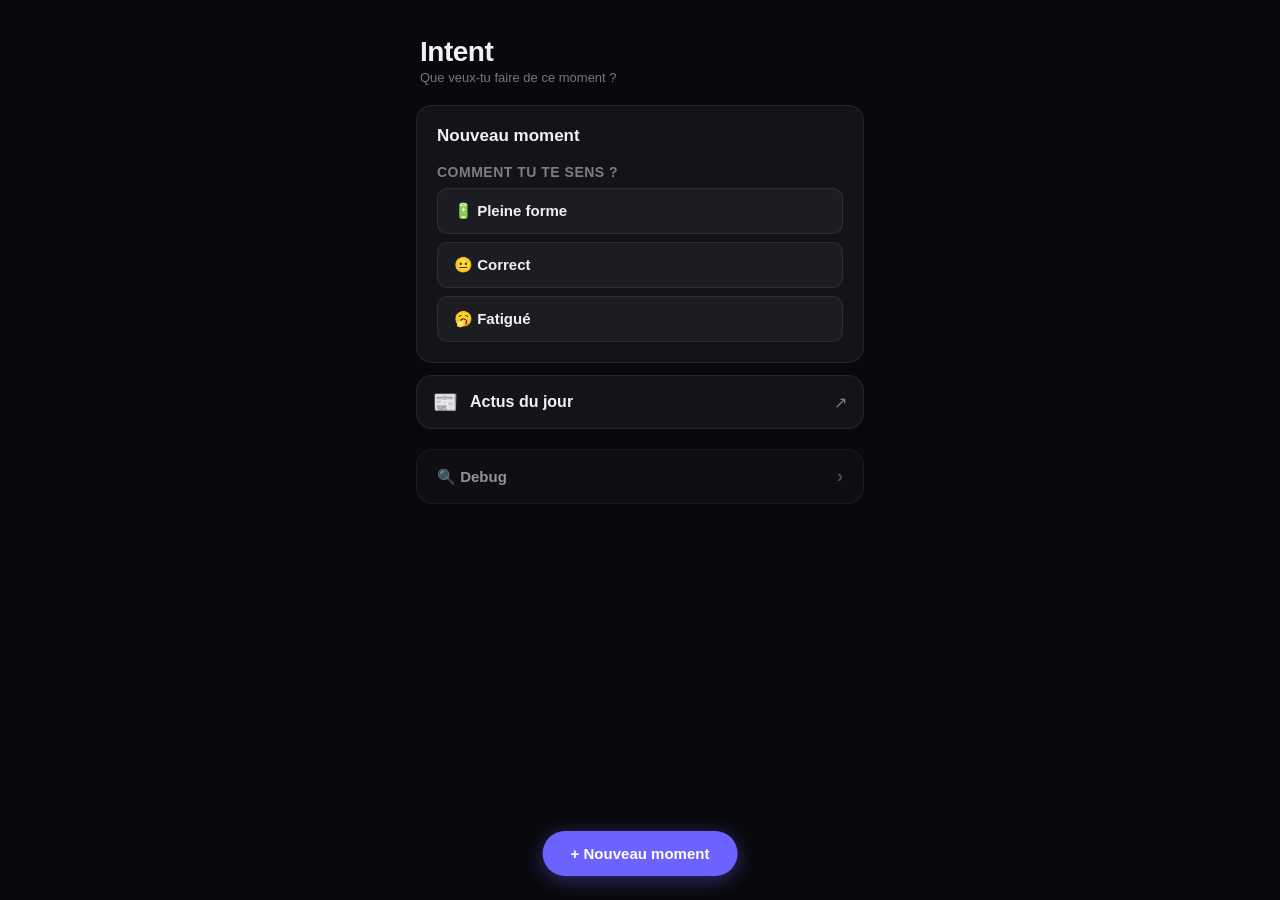
<file: index.html>
<!doctype html>
<html lang="fr">
<head>
  <meta charset="utf-8" />
  <meta name="viewport" content="width=device-width, initial-scale=1" />
  <title>Intent V2</title>
  <link rel="stylesheet" href="style.css" />
  <meta name="apple-mobile-web-app-capable" content="yes" />
  <meta name="apple-mobile-web-app-status-bar-style" content="black-translucent" />
  <meta name="apple-mobile-web-app-title" content="Intent" />
  <meta name="theme-color" content="#08090c" />
</head>
<body>
  <main class="container">

    <header class="brand">
      <h1>Intent</h1>
      <div class="tagline">Que veux-tu faire de ce moment ?</div>
    </header>

    <!-- ÉCRAN 1 — Moment en cours -->
    <section id="screenActive" class="screen hidden">
      <div class="card activeCard">
        <div id="activePath" class="activePath"></div>
        <div id="activeDesc" class="activeDesc"></div>
        <div id="activeTimer" class="activeTimer"></div>
        <button id="btnSwitch" class="btnSecondary">↩ Changer de moment</button>
      </div>
      <div id="feedbackBlock" class="card hidden">
        <p class="feedbackTitle">Comment s'est passée la séance ?</p>
        <div class="feedbackBtns">
          <button class="btnFeedback" data-feedback="easy">Trop facile</button>
          <button class="btnFeedback" data-feedback="good">Bien 👌</button>
          <button class="btnFeedback" data-feedback="hard">Trop dur</button>
        </div>
      </div>
    </section>

    <!-- ÉCRAN 2 — Check-in -->
    <section id="screenCheckin" class="screen hidden">
      <div class="card">
        <h2>Nouveau moment</h2>
        <div class="checkinStep" id="stepEnergy">
          <p class="checkinQ">Comment tu te sens ?</p>
          <div class="checkinBtns">
            <button class="btnCheckin" data-group="energy" data-value="high">🔋 Pleine forme</button>
            <button class="btnCheckin" data-group="energy" data-value="medium">😐 Correct</button>
            <button class="btnCheckin" data-group="energy" data-value="low">🥱 Fatigué</button>
          </div>
        </div>
        <div class="checkinStep hidden" id="stepTime">
          <p class="checkinQ">Combien de temps tu as ?</p>
          <div class="checkinBtns">
            <button class="btnCheckin" data-group="time" data-value="10">⚡ 10-15 min</button>
            <button class="btnCheckin" data-group="time" data-value="30">🕐 30 min</button>
            <button class="btnCheckin" data-group="time" data-value="60">🕑 1h+</button>
          </div>
        </div>
        <div class="checkinStep hidden" id="stepMood">
          <p class="checkinQ">Qu'est-ce qui t'attire ?</p>
          <div class="checkinBtns">
            <button class="btnCheckin" data-group="mood" data-value="move">💪 Bouger</button>
            <button class="btnCheckin" data-group="mood" data-value="relax">🧘 Me détendre</button>
            <button class="btnCheckin" data-group="mood" data-value="inspire">✨ Surprise</button>
            <button class="btnCheckin" data-group="mood" data-value="social">📱 Réseaux</button>
          </div>
        </div>
      </div>
      <!-- Lien actus -->
      <a href="news.html" class="newsCard">
        <span class="newsCardIcon">📰</span>
        <span class="newsCardLabel">Actus du jour</span>
        <span class="newsCardArrow">↗</span>
      </a>
    </section>

    <!-- ÉCRAN 3 — Propositions -->
    <section id="screenPropose" class="screen hidden">
      <div class="card">
        <h2>Je te propose</h2>
        <div id="proposals" class="proposals"></div>
        <button id="btnRedo" class="btnSecondary" style="margin-top:12px;">↩ Recommencer</button>
      </div>
      <!-- Lien actus -->
      <a href="news.html" class="newsCard">
        <span class="newsCardIcon">📰</span>
        <span class="newsCardLabel">Actus du jour</span>
        <span class="newsCardArrow">↗</span>
      </a>

      <!-- Réseaux sociaux en accordéon -->
      <details class="accordion">
        <summary>📱 Accès direct aux apps</summary>
        <div class="accordion__content">
          <button class="btnApp" data-app="instagram">📸 Instagram</button>
          <button class="btnApp" data-app="x">🐦 X</button>
          <button class="btnApp" data-app="facebook">👤 Facebook</button>
          <button class="btnApp" data-app="youtube">🎬 YouTube</button>
        </div>
      </details>
    </section>

    <!-- ÉCRAN 4 — Session sociale -->
    <section id="screenSocial" class="screen hidden">
      <div class="card">
        <h2 id="socialTitle">Session réseaux</h2>
        <div id="socialDesc" class="activeDesc"></div>
        <button id="btnSocialStop" class="btnDanger">⏹ Terminer</button>
        <button id="btnSocialSwitch" class="btnSecondary">↩ Changer</button>
      </div>
    </section>

    <!-- BOUTON FLOTTANT -->
    <button id="btnNewMoment" class="btnFloat">+ Nouveau moment</button>

    <!-- DEBUG -->
    <details class="accordion debugAccordion">
      <summary>🔍 Debug</summary>
      <div class="accordion__content">
        <pre id="debugOutput" class="debugOutput"></pre>
        <button id="btnDebugRefresh">Rafraîchir</button>
        <button id="btnResetAll" class="btnDanger">💣 Reset complet</button>
      </div>
    </details>

  </main>

  <script src="storage.js"></script>
  <script src="profile.js"></script>
  <script src="context.js"></script>
  <script src="assistant.js"></script>
  <script src="main.js"></script>
</body>
</html>
</file>
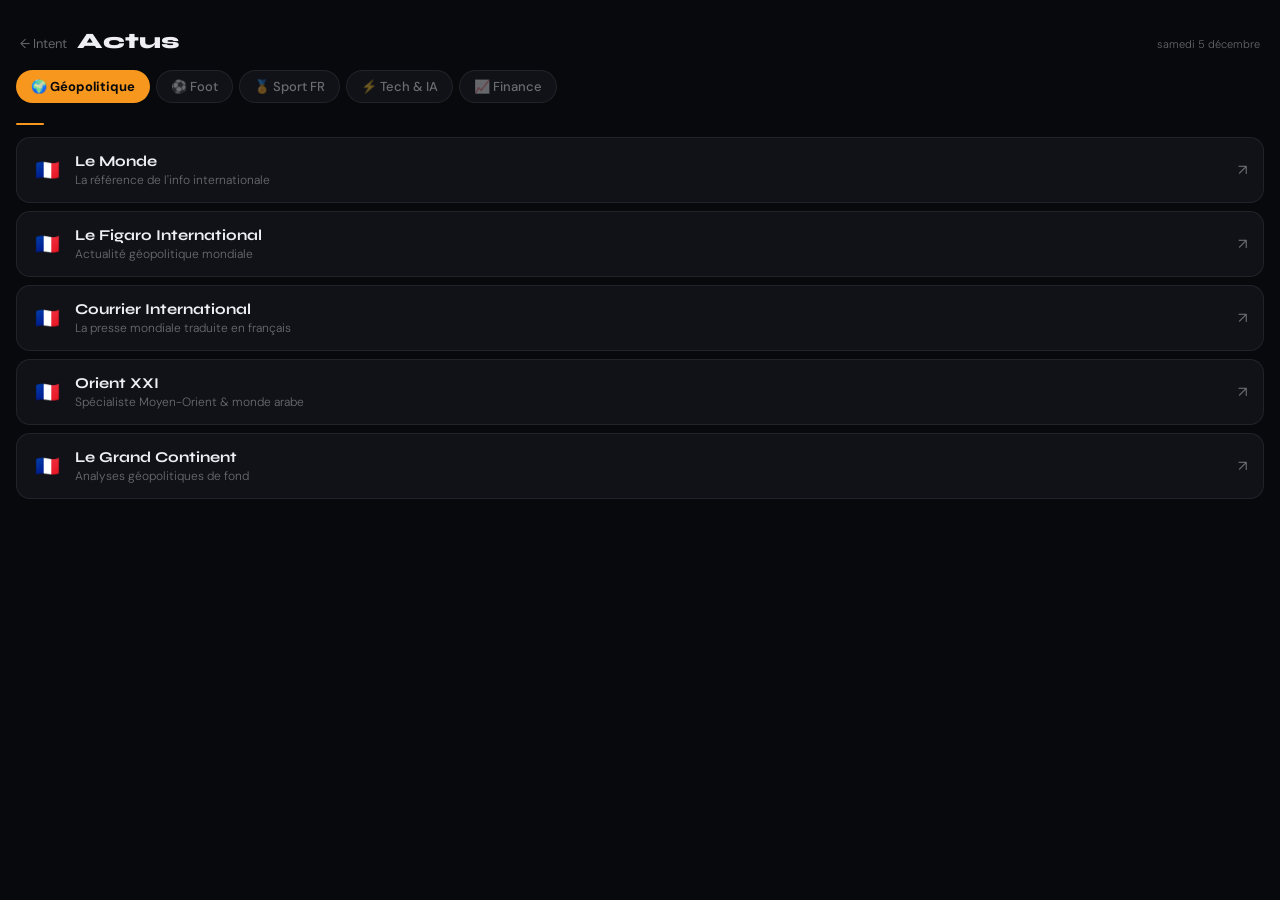
<file: news.html>
<!doctype html>
<html lang="fr">
<head>
  <meta charset="utf-8" />
  <meta name="viewport" content="width=device-width, initial-scale=1" />
  <title>Intent — Actus</title>
  <style>
    @import url('https://fonts.googleapis.com/css2?family=Syne:wght@700;800&family=DM+Sans:wght@300;400;500&display=swap');
    :root {
      --bg:#08090c;--surface:#111218;--border:rgba(255,255,255,0.07);
      --text:#eeeef3;--muted:rgba(255,255,255,0.38);
      --geo:#f7971e;--foot:#43e97b;--sport:#f953c6;--tech:#4facfe;--finance:#a78bfa;
    }
    *{box-sizing:border-box;margin:0;padding:0;}
    body{background:var(--bg);color:var(--text);font-family:'DM Sans',sans-serif;min-height:100vh;padding-bottom:48px;}
    header{padding:28px 20px 16px;display:flex;align-items:baseline;gap:10px;}
    header h1{font-family:'Syne',sans-serif;font-weight:800;font-size:22px;}
    .headerBack{font-size:13px;color:var(--muted);text-decoration:none;}
    .headerDate{margin-left:auto;font-size:11px;color:var(--muted);font-weight:300;}
    .tabs{display:flex;gap:6px;padding:0 16px 20px;overflow-x:auto;scrollbar-width:none;}
    .tabs::-webkit-scrollbar{display:none;}
    .tab{flex-shrink:0;padding:7px 14px;border-radius:999px;border:1px solid var(--border);background:var(--surface);color:var(--muted);font-size:13px;font-weight:500;cursor:pointer;font-family:'DM Sans',sans-serif;transition:all 0.15s;white-space:nowrap;}
    .tab.active{color:var(--bg);border-color:transparent;font-weight:700;}
    .tab[data-cat="geo"].active    {background:var(--geo);}
    .tab[data-cat="foot"].active   {background:var(--foot);}
    .tab[data-cat="sport"].active  {background:var(--sport);}
    .tab[data-cat="tech"].active   {background:var(--tech);}
    .tab[data-cat="finance"].active{background:var(--finance);}
    .panels{padding:0 16px;display:flex;flex-direction:column;gap:8px;}
    .panel{display:none;flex-direction:column;gap:8px;}
    .panel.active{display:flex;}
    .accentBar{height:2px;width:28px;margin-bottom:4px;border-radius:1px;}
    .accentBar[data-cat="geo"]    {background:var(--geo);}
    .accentBar[data-cat="foot"]   {background:var(--foot);}
    .accentBar[data-cat="sport"]  {background:var(--sport);}
    .accentBar[data-cat="tech"]   {background:var(--tech);}
    .accentBar[data-cat="finance"]{background:var(--finance);}
    .siteLink{
      display:flex;align-items:center;gap:14px;
      padding:14px 16px;
      background:var(--surface);border:1px solid var(--border);
      border-radius:14px;text-decoration:none;color:inherit;
      -webkit-tap-highlight-color:transparent;transition:background 0.12s;
    }
    .siteLink:active{background:rgba(255,255,255,0.08);}
    .siteFlag{font-size:20px;width:28px;text-align:center;flex-shrink:0;}
    .siteBody{flex:1;display:flex;flex-direction:column;gap:2px;}
    .siteName{font-family:'Syne',sans-serif;font-size:15px;font-weight:700;}
    .siteDesc{font-size:12px;color:var(--muted);font-weight:300;}
    .siteArrow{font-size:15px;color:var(--muted);}
  </style>
</head>
<body>
  <header>
    <a href="index.html" class="headerBack">← Intent</a>
    <h1>Actus</h1>
    <span class="headerDate" id="headerDate"></span>
  </header>
  <div class="tabs" id="tabs"></div>
  <div class="panels" id="panels"></div>
  <script>
  const CATEGORIES = [
    { id:"geo", label:"🌍 Géopolitique", sites:[
      { flag:"🇫🇷", name:"Le Monde",            desc:"La référence de l'info internationale",  url:"https://www.lemonde.fr/international" },
      { flag:"🇫🇷", name:"Le Figaro International", desc:"Actualité géopolitique mondiale",    url:"https://www.lefigaro.fr/international" },
      { flag:"🇫🇷", name:"Courrier International", desc:"La presse mondiale traduite en français", url:"https://www.courrierinternational.com" },
      { flag:"🇫🇷", name:"Orient XXI",          desc:"Spécialiste Moyen-Orient & monde arabe", url:"https://orientxxi.info" },
      { flag:"🇫🇷", name:"Le Grand Continent",  desc:"Analyses géopolitiques de fond",         url:"https://legrandcontinent.eu/fr" }
    ]},
    { id:"foot", label:"⚽ Foot", sites:[
      { flag:"🇫🇷", name:"L'Équipe",            desc:"Résultats, transferts, toute l'actu foot", url:"https://www.lequipe.fr/Football" },
      { flag:"🇫🇷", name:"RMC Sport",           desc:"Foot en direct, mercato, interviews",    url:"https://rmcsport.bfmtv.com/football" },
      { flag:"🇫🇷", name:"Foot Mercato",        desc:"Spécialiste transferts & mercato",       url:"https://www.footmercato.net" },
      { flag:"🇫🇷", name:"So Foot",             desc:"Foot culture, longues lectures",         url:"https://www.sofoot.com" },
      { flag:"🌍", name:"Transfermarkt",        desc:"Valeurs marchandes & transferts (EN/FR)", url:"https://www.transfermarkt.fr" }
    ]},
    { id:"sport", label:"🏅 Sport FR", sites:[
      { flag:"🇫🇷", name:"L'Équipe",            desc:"Tous les sports, résultats en direct",   url:"https://www.lequipe.fr" },
      { flag:"🇫🇷", name:"Eurosport",           desc:"Sport en direct & replay",               url:"https://www.eurosport.fr" },
      { flag:"🇫🇷", name:"RMC Sport",           desc:"Actu sport, résultats, analyses",        url:"https://rmcsport.bfmtv.com" },
      { flag:"🇫🇷", name:"Le 10 Sport",         desc:"Sport FR, mercato, exclus",              url:"https://le10sport.com" },
      { flag:"🇫🇷", name:"France TV Sport",     desc:"JO, sport amateur & professionnel",      url:"https://sport.france.tv" }
    ]},
    { id:"tech", label:"⚡ Tech & IA", sites:[
      { flag:"🇫🇷", name:"01net",               desc:"High-tech, tests produits, actu numérique", url:"https://www.01net.com" },
      { flag:"🇫🇷", name:"Numerama",            desc:"Tech, IA & société numérique",           url:"https://www.numerama.com" },
      { flag:"🇫🇷", name:"Frandroid",           desc:"Android, smartphones, tech",             url:"https://www.frandroid.com" },
      { flag:"🇫🇷", name:"Next.ink",            desc:"Journalisme tech indépendant & de fond", url:"https://next.ink" },
      { flag:"🌍", name:"The Verge",            desc:"Référence mondiale tech & IA (EN)",      url:"https://www.theverge.com" }
    ]},
    { id:"finance", label:"📈 Finance", sites:[
      { flag:"🇫🇷", name:"Les Échos",           desc:"Économie, marchés, entreprises",         url:"https://www.lesechos.fr" },
      { flag:"🇫🇷", name:"BFM Business",        desc:"Marchés en direct, économie FR & monde", url:"https://bfmbusiness.bfmtv.com" },
      { flag:"🇫🇷", name:"La Tribune",          desc:"Économie, finance, innovation",          url:"https://www.latribune.fr" },
      { flag:"🇫🇷", name:"Boursorama",          desc:"Bourse, cours en direct, actualités",    url:"https://www.boursorama.com/bourse/actualites" },
      { flag:"🇫🇷", name:"Zone Bourse",         desc:"Analyses & données marchés",             url:"https://www.zonebourse.com" }
    ]}
  ];

  document.getElementById("headerDate").textContent =
    new Date().toLocaleDateString("fr-FR", { weekday:"long", day:"numeric", month:"long" });

  let currentCat = sessionStorage.getItem("news_cat") || "geo";

  const tabsEl   = document.getElementById("tabs");
  const panelsEl = document.getElementById("panels");

  CATEGORIES.forEach(cat => {
    const btn = document.createElement("button");
    btn.className = "tab" + (cat.id === currentCat ? " active" : "");
    btn.dataset.cat = cat.id;
    btn.textContent = cat.label;
    btn.addEventListener("click", () => selectCat(cat.id));
    tabsEl.appendChild(btn);

    const panel = document.createElement("div");
    panel.className = "panel" + (cat.id === currentCat ? " active" : "");
    panel.dataset.cat = cat.id;
    panel.innerHTML =
      '<div class="accentBar" data-cat="' + cat.id + '"></div>' +
      cat.sites.map(s =>
        '<a class="siteLink" href="' + s.url + '" target="_blank" rel="noopener noreferrer">' +
          '<span class="siteFlag">' + s.flag + '</span>' +
          '<div class="siteBody">' +
            '<span class="siteName">' + s.name + '</span>' +
            '<span class="siteDesc">' + s.desc + '</span>' +
          '</div>' +
          '<span class="siteArrow">↗</span>' +
        '</a>'
      ).join("");
    panelsEl.appendChild(panel);
  });

  function selectCat(id) {
    currentCat = id;
    sessionStorage.setItem("news_cat", id);
    document.querySelectorAll(".tab").forEach(t => t.classList.toggle("active", t.dataset.cat === id));
    document.querySelectorAll(".panel").forEach(p => p.classList.toggle("active", p.dataset.cat === id));
  }
  </script>
</body>
</html>
</file>
<file: style.css>
/* =========================================================
   STYLE — Intent V2
   Thème sombre, mobile first
   ========================================================= */

:root {
  --bg:        #08090c;
  --surface:   #13141a;
  --border:    rgba(255,255,255,0.08);
  --text:      #f0f0f5;
  --muted:     rgba(255,255,255,0.45);
  --accent:    #6c63ff;
  --green:     #34c759;
  --orange:    #ff9f0a;
  --red:       #ff3b30;
  --radius:    16px;
  --radius-sm: 10px;
  --radius-pill: 999px;
}

* { box-sizing: border-box; margin: 0; padding: 0; }

body {
  background: var(--bg);
  color: var(--text);
  font-family: -apple-system, BlinkMacSystemFont, "Segoe UI", sans-serif;
  min-height: 100vh;
  padding-bottom: 100px;
}

/* ---------------------------------------------------------
   LAYOUT
   --------------------------------------------------------- */

.container {
  max-width: 480px;
  margin: 0 auto;
  padding: 16px;
  display: flex;
  flex-direction: column;
  gap: 12px;
}

.screen { display: flex; flex-direction: column; gap: 12px; }
.screen.hidden { display: none; }
.hidden { display: none !important; }

/* ---------------------------------------------------------
   BRAND
   --------------------------------------------------------- */

.brand {
  padding: 20px 4px 8px;
}

.brand h1 {
  font-size: 28px;
  font-weight: 800;
  letter-spacing: -0.5px;
}

.tagline {
  font-size: 13px;
  color: var(--muted);
  margin-top: 2px;
}

/* ---------------------------------------------------------
   CARD
   --------------------------------------------------------- */

.card {
  background: var(--surface);
  border: 1px solid var(--border);
  border-radius: var(--radius);
  padding: 20px;
  display: flex;
  flex-direction: column;
  gap: 14px;
}

.card h2 {
  font-size: 17px;
  font-weight: 700;
}

/* ---------------------------------------------------------
   BOUTONS
   --------------------------------------------------------- */

button {
  width: 100%;
  padding: 14px 16px;
  border-radius: var(--radius-sm);
  border: 1px solid var(--border);
  background: rgba(255,255,255,0.06);
  color: var(--text);
  font-size: 15px;
  font-weight: 600;
  cursor: pointer;
  transition: background 0.15s, transform 0.1s;
  text-align: left;
}

button:active {
  background: rgba(255,255,255,0.12);
  transform: scale(0.98);
}

.btnSecondary {
  background: transparent;
  color: var(--muted);
  border-color: transparent;
  font-size: 14px;
  text-align: center;
}

.btnDanger {
  background: rgba(255,59,48,0.08);
  border-color: rgba(255,59,48,0.25);
  color: var(--red);
}

/* ---------------------------------------------------------
   BOUTON FLOTTANT
   --------------------------------------------------------- */

.btnFloat {
  position: fixed;
  bottom: 24px;
  left: 50%;
  transform: translateX(-50%);
  width: auto;
  padding: 14px 28px;
  background: var(--accent);
  border: none;
  border-radius: var(--radius-pill);
  color: #fff;
  font-size: 15px;
  font-weight: 700;
  text-align: center;
  box-shadow: 0 4px 20px rgba(108,99,255,0.4);
  z-index: 100;
}

.btnFloat:active {
  transform: translateX(-50%) scale(0.96);
}

/* ---------------------------------------------------------
   CHECK-IN
   --------------------------------------------------------- */

.checkinStep {
  display: flex;
  flex-direction: column;
  gap: 8px;
  padding-top: 4px;
}

.checkinStep + .checkinStep {
  border-top: 1px solid var(--border);
  padding-top: 16px;
  margin-top: 4px;
}

.checkinQ {
  font-size: 14px;
  font-weight: 700;
  color: var(--muted);
  text-transform: uppercase;
  letter-spacing: 0.5px;
}

.checkinBtns {
  display: flex;
  flex-direction: column;
  gap: 8px;
}

.btnCheckin {
  background: rgba(255,255,255,0.04);
  border: 1px solid var(--border);
  border-radius: var(--radius-sm);
  padding: 13px 16px;
  font-size: 15px;
  font-weight: 600;
  text-align: left;
  transition: all 0.15s;
}

.btnCheckin.selected {
  background: rgba(108,99,255,0.15);
  border-color: var(--accent);
  color: #fff;
}

/* ---------------------------------------------------------
   PROPOSITIONS
   --------------------------------------------------------- */

.proposals {
  display: flex;
  flex-direction: column;
  gap: 10px;
}

.proposalCard {
  display: flex;
  align-items: center;
  gap: 12px;
  padding: 14px;
  background: rgba(255,255,255,0.04);
  border: 1px solid var(--border);
  border-radius: var(--radius-sm);
}

.proposalIcon {
  font-size: 28px;
  flex-shrink: 0;
}

.proposalBody {
  flex: 1;
  min-width: 0;
}

.proposalLabel {
  font-size: 15px;
  font-weight: 700;
}

.proposalDesc {
  font-size: 12px;
  color: var(--muted);
  margin-top: 2px;
}

.btnChoose {
  width: auto;
  padding: 8px 14px;
  font-size: 13px;
  border-radius: var(--radius-pill);
  background: var(--accent);
  border: none;
  color: #fff;
  flex-shrink: 0;
}

/* ---------------------------------------------------------
   ÉCRAN ACTIF
   --------------------------------------------------------- */

.activeCard {
  text-align: center;
  padding: 28px 20px;
}

.activePath {
  font-size: 26px;
  font-weight: 800;
}

.activeDesc {
  font-size: 14px;
  color: var(--muted);
}

.activeTimer {
  font-size: 13px;
  color: var(--accent);
  font-weight: 600;
}

/* ---------------------------------------------------------
   FEEDBACK
   --------------------------------------------------------- */

.feedbackTitle {
  font-size: 14px;
  font-weight: 700;
  text-align: center;
}

.feedbackBtns {
  display: flex;
  gap: 8px;
}

.btnFeedback {
  flex: 1;
  padding: 10px 8px;
  font-size: 13px;
  text-align: center;
  border-radius: var(--radius-sm);
}

/* ---------------------------------------------------------
   APPS DIRECTES
   --------------------------------------------------------- */

.btnApp {
  margin-bottom: 8px;
  background: rgba(255,255,255,0.04);
}

.btnApp:last-child { margin-bottom: 0; }

/* ---------------------------------------------------------
   ACCORDION
   --------------------------------------------------------- */

.accordion {
  background: var(--surface);
  border: 1px solid var(--border);
  border-radius: var(--radius);
  overflow: hidden;
}

.accordion summary {
  padding: 16px 20px;
  font-size: 15px;
  font-weight: 600;
  cursor: pointer;
  list-style: none;
  display: flex;
  justify-content: space-between;
  align-items: center;
}

.accordion summary::after {
  content: "›";
  font-size: 18px;
  color: var(--muted);
  transition: transform 0.2s;
}

.accordion[open] summary::after {
  transform: rotate(90deg);
}

.accordion__content {
  padding: 0 16px 16px;
  display: flex;
  flex-direction: column;
  gap: 8px;
}

/* ---------------------------------------------------------
   DEBUG
   --------------------------------------------------------- */

.debugAccordion {
  margin-top: 8px;
  opacity: 0.6;
}

.debugOutput {
  font-family: "SF Mono", monospace;
  font-size: 11px;
  line-height: 1.6;
  color: rgba(255,255,255,0.6);
  white-space: pre-wrap;
  word-break: break-all;
  background: rgba(255,255,255,0.03);
  padding: 12px;
  border-radius: 8px;
}

/* ---------------------------------------------------------
   NO PROPOSAL
   --------------------------------------------------------- */

.noProposal {
  color: var(--muted);
  font-size: 14px;
  text-align: center;
  padding: 12px 0;
}


.btnNews:active { background: rgba(255,255,255,0.1); }




/* ---------------------------------------------------------
   NEWS CARD — lien vers la page actus
   --------------------------------------------------------- */

.newsCard {
  display: flex;
  align-items: center;
  gap: 12px;
  padding: 14px 16px;
  background: var(--surface);
  border: 1px solid var(--border);
  border-radius: var(--radius);
  text-decoration: none;
  color: var(--text);
  -webkit-tap-highlight-color: transparent;
  transition: background 0.12s;
}
.newsCard:active { background: rgba(255,255,255,0.08); }
.newsCardIcon  { font-size: 20px; }
.newsCardLabel { font-family: 'Syne', sans-serif; font-size: 16px; font-weight: 700; flex: 1; }
.newsCardArrow { font-size: 16px; color: var(--muted); }
</file>
